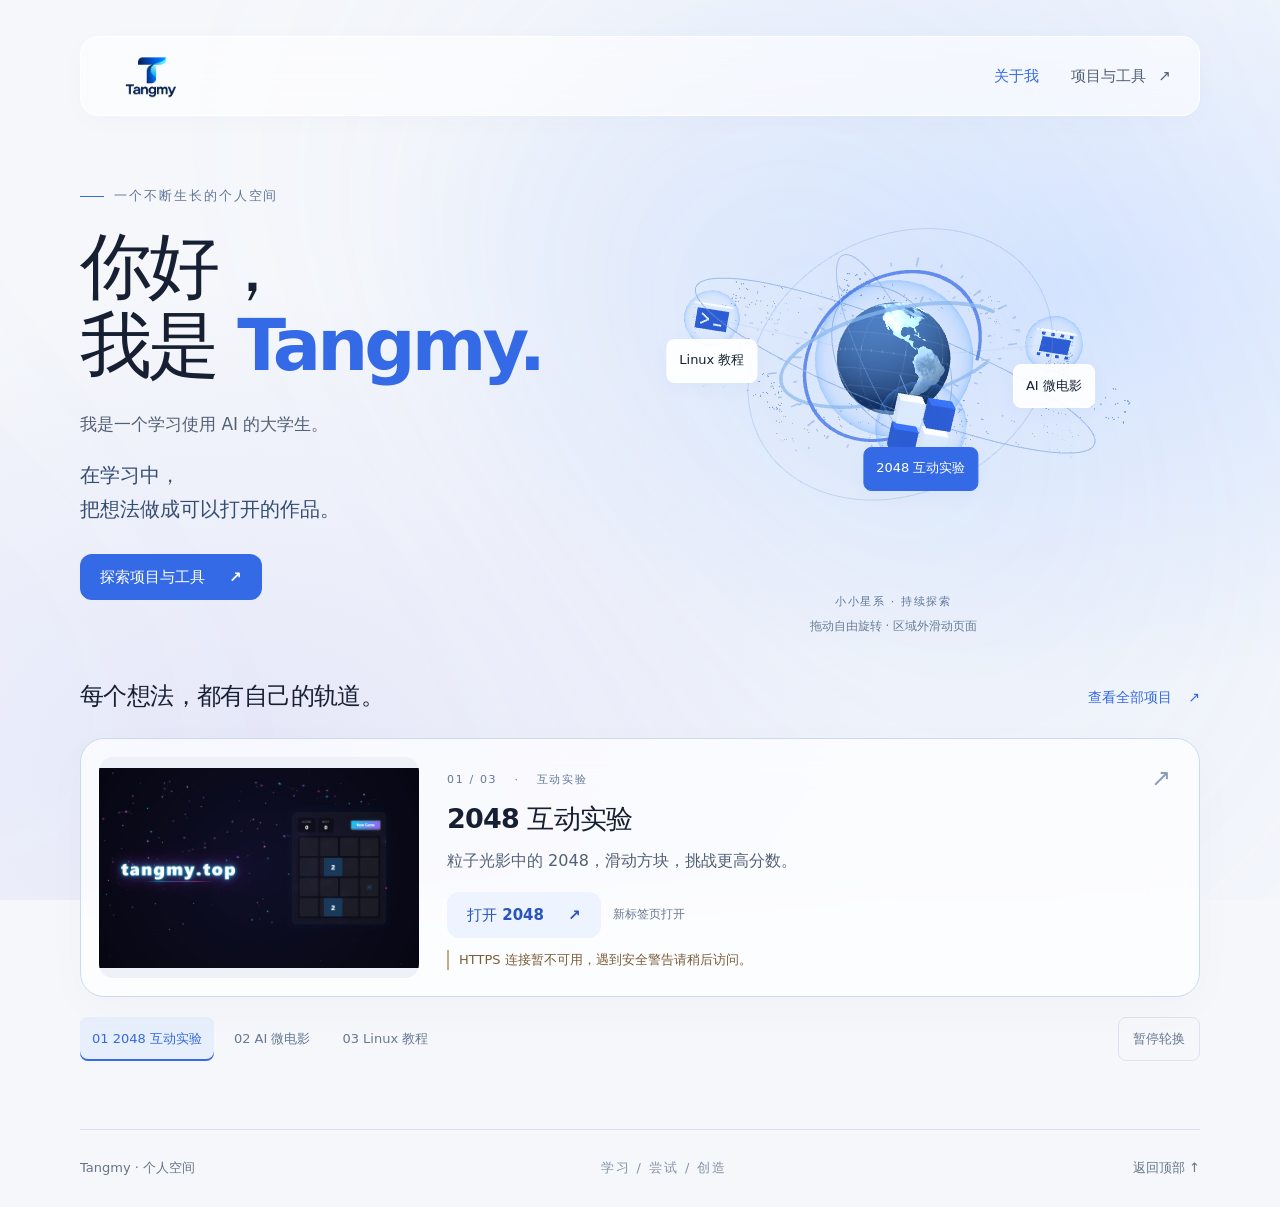
<file: index.html>
<!doctype html>
<html lang="zh-CN">
<head>
<meta charset="utf-8">
<meta name="viewport" content="width=device-width, initial-scale=1">
<meta name="description" content="我是 Tangmy，一个学习使用 AI 的大学生。在学习中，把想法做成可以打开的作品。">
<meta name="theme-color" content="#F5F7FB">
<title>Tangmy｜个人空间</title>
<link rel="canonical" href="https://tangmy.top/">
<link rel="stylesheet" href="/styles.css">
<link rel="icon" href="/assets/tangmy-logo.png" type="image/png">
<script type="module" src="/scripts/home.js"></script>
</head>
<body class="home" id="top">
<a class="skip-link" href="#about">跳至主要内容</a>
<div class="background" aria-hidden="true"></div>
<canvas id="universe" aria-hidden="true"></canvas>
<header class="site-header wrap">
<nav aria-label="主导航">
<a class="wordmark" href="/" aria-label="Tangmy，首页"><img src="/assets/tangmy-logo.png" width="1448" height="1086" alt="Tangmy"></a>
<div class="nav-links"><a href="#about" aria-current="page">关于我</a><a href="/projects/">项目与工具 <span aria-hidden="true">↗</span></a></div>
</nav>
</header>
<main class="wrap">
<section class="hero" id="about" aria-labelledby="intro-title">
<div class="hero-copy">
<p class="eyebrow"><span class="tiny-line"></span> 一个不断生长的个人空间</p>
<h1 id="intro-title">你好，<br>我是 <span>Tangmy.</span></h1>
<p class="intro-copy">我是一个学习使用 AI 的大学生。</p>
<p class="slogan">在学习中，<br>把想法做成可以打开的作品。</p>
<a class="button primary" href="/projects/">探索项目与工具 <span aria-hidden="true">↗</span></a>
</div>
<div class="orbit-zone" id="orbit-zone" role="group" aria-label="项目星图，可使用左右方向键切换">
<div class="orbit-fallback" aria-hidden="true"><div class="fallback-core"></div><i></i><i></i></div>
<div class="node-labels" id="node-labels"></div>
<div class="orbit-caption"><span class="eyebrow">小小星系 · 持续探索</span><span class="orbit-hint">拖动星图，发现项目</span></div>
</div>
</section>
<section class="selected-section" aria-labelledby="selected-heading">
<div class="section-top"><h2 id="selected-heading">每个想法，都有自己的轨道。</h2><a class="text-link" href="/projects/">查看全部项目 <span aria-hidden="true">↗</span></a></div>
<div class="selected-card" id="selected-card"><div class="selected-copy"><h3>项目与工具</h3><p class="description">选择一个项目，开始探索。</p><p><a href="https://2048.tangmy.top/" target="_blank" rel="noopener noreferrer">2048 互动实验 ↗</a> · <a href="https://book.tangmy.top/" target="_blank" rel="noopener noreferrer">AI 微电影教材 ↗</a> · <a href="https://linux.tangmy.top/" target="_blank" rel="noopener noreferrer">Linux 联合教程 ↗</a></p><span class="new-tab">项目链接在新标签页打开</span></div></div>
<div class="switcher" id="home-controls" hidden>
<div class="project-tabs" id="project-tabs" role="group" aria-label="选择项目"></div>
<button class="pause-button" id="home-pause" type="button" aria-pressed="false">暂停轮换</button>
</div>
<noscript><p>浏览项目与工具：</p><ul class="no-script-links"><li><a href="https://2048.tangmy.top/" target="_blank" rel="noopener noreferrer">2048 互动实验（新标签页打开）</a></li><li><a href="https://book.tangmy.top/" target="_blank" rel="noopener noreferrer">AI 微电影教材（新标签页打开）</a></li><li><a href="https://linux.tangmy.top/" target="_blank" rel="noopener noreferrer">Linux 联合教程（新标签页打开）</a></li></ul></noscript>
</section>
</main>
<footer class="wrap"><span>Tangmy · 个人空间</span><span class="footer-note">学习 / 尝试 / 创造</span><a href="#top">返回顶部 ↑</a></footer>
</body>
</html>
</file>
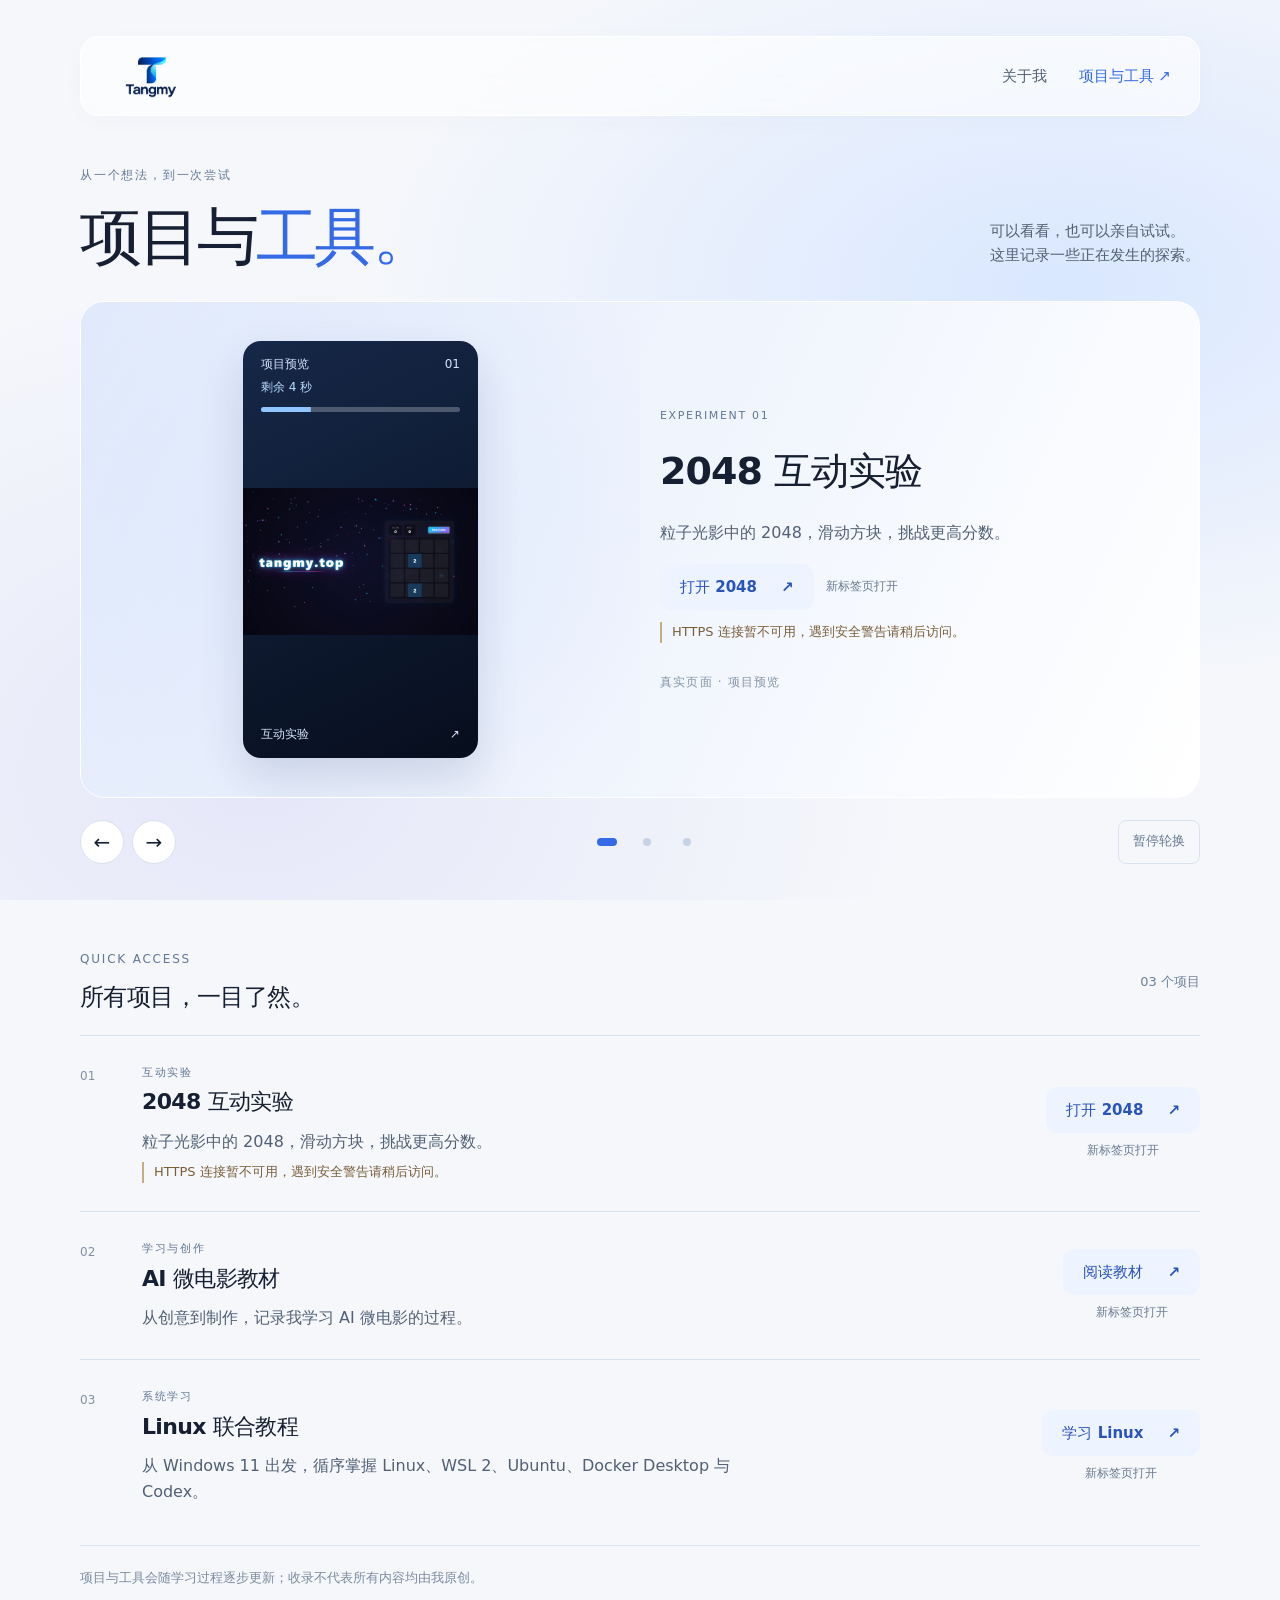
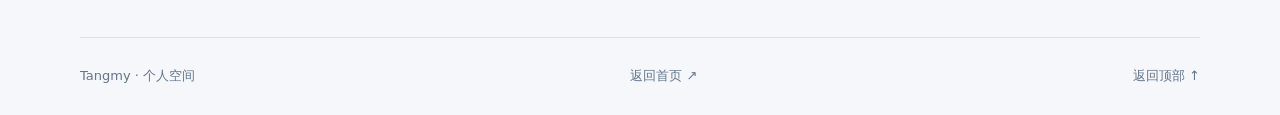
<file: projects/index.html>
<!doctype html>
<html lang="zh-CN">
<head>
<meta charset="utf-8"><meta name="viewport" content="width=device-width, initial-scale=1">
<meta name="description" content="浏览 Tangmy 的项目与工具：2048 互动实验、AI 微电影教材和 Linux 联合教程。">
<meta name="theme-color" content="#F5F7FB"><title>项目与工具｜Tangmy</title>
<link rel="icon" href="/assets/tangmy-logo.png" type="image/png">
<link rel="stylesheet" href="/styles.css"><script type="module" src="/scripts/gallery.js"></script>
</head>
<body class="projects-page" id="top">
<a class="skip-link" href="#projects-heading">跳至主要内容</a>
<div class="background" aria-hidden="true"></div>
<header class="site-header wrap"><nav aria-label="主导航">
<a class="wordmark" href="/" aria-label="Tangmy，首页"><img src="/assets/tangmy-logo.png" width="1448" height="1086" alt="Tangmy"></a>
<div class="nav-links"><a href="/#about">关于我</a><a href="/projects/" aria-current="page">项目与工具 ↗</a></div>
</nav></header>
<main>
<section class="gallery-section wrap" aria-labelledby="projects-heading">
<div class="gallery-heading"><div><p class="eyebrow">从一个想法，到一次尝试</p><h1 id="projects-heading">项目与<span>工具。</span></h1></div><p>可以看看，也可以亲自试试。<br>这里记录一些正在发生的探索。</p></div>
<div class="gallery" id="gallery" role="region" aria-roledescription="轮播" aria-label="项目预览展廊" tabindex="0"></div>
<div class="gallery-controls" id="gallery-controls" hidden><div class="arrow-controls"><button type="button" id="prev" aria-label="上一个项目">←</button><button type="button" id="next" aria-label="下一个项目">→</button></div><div id="gallery-dots" class="gallery-dots" role="group" aria-label="选择预览项目"></div><button class="pause-button" id="gallery-pause" aria-pressed="false" type="button">暂停轮换</button></div>
<noscript><p>直接访问：<a href="https://2048.tangmy.top/">2048 互动实验</a> · <a href="https://book.tangmy.top/">AI 微电影教材</a> · <a href="https://linux.tangmy.top/">Linux 联合教程</a></p></noscript>
</section>
<section class="directory wrap" aria-labelledby="directory-heading"><div class="section-top"><div><p class="eyebrow">QUICK ACCESS</p><h2 id="directory-heading">所有项目，一目了然。</h2></div><span class="directory-count" id="directory-count"></span></div><div id="project-directory"><ul class="no-script-links"><li><a href="https://2048.tangmy.top/" target="_blank" rel="noopener noreferrer">2048 互动实验（新标签页打开）</a></li><li><a href="https://book.tangmy.top/" target="_blank" rel="noopener noreferrer">AI 微电影教材（新标签页打开）</a></li><li><a href="https://linux.tangmy.top/" target="_blank" rel="noopener noreferrer">Linux 联合教程（新标签页打开）</a></li></ul></div><p class="directory-note">项目与工具会随学习过程逐步更新；收录不代表所有内容均由我原创。</p></section>
</main>
<footer class="wrap"><span>Tangmy · 个人空间</span><a href="/">返回首页 ↗</a><a href="#top">返回顶部 ↑</a></footer>
</body></html>
</file>
<file: styles.css>
:root{color-scheme:light;--surface:#f5f7fb;--ink:#172033;--body:#526075;--blue:#356ae6;--line:#d8e1ef;--glass:rgba(255,255,255,.72);--radius:24px;--button-radius:12px;--space:24px;--slow:800ms;font-family:system-ui,-apple-system,"Segoe UI","PingFang SC","Microsoft YaHei",sans-serif;color:var(--ink);background:var(--surface);font-synthesis:none}
*{box-sizing:border-box}html{scroll-behavior:smooth;scroll-padding-top:110px}body{margin:0;line-height:1.6;font-size:16px}button,a{-webkit-tap-highlight-color:transparent}button{font:inherit;color:inherit;cursor:pointer}a{color:inherit;text-decoration:none}button:disabled{cursor:default}button,a{touch-action:manipulation}a:focus-visible,button:focus-visible,[tabindex]:focus-visible{outline:3px solid var(--blue);outline-offset:5px}img{display:block;max-width:100%}[hidden]{display:none!important}.wrap{max-width:1120px;width:calc(100% - 80px);margin-inline:auto}.sr-only{position:absolute;width:1px;height:1px;overflow:hidden;clip-path:inset(50%)}.skip-link{position:fixed;top:-100px;left:20px;z-index:100;padding:12px;background:white}.skip-link:focus{top:10px}
.background{position:fixed;inset:0;z-index:-2;pointer-events:none;background:radial-gradient(ellipse at 83% 32%,#d9e7ff 0,transparent 46%),radial-gradient(ellipse at 20% 86%,#e5e7f9 0,transparent 45%),#f5f7fb}#universe{position:fixed;inset:0;width:100%;height:100%;z-index:-1;pointer-events:none}.site-header{position:sticky;top:18px;z-index:20;padding-top:18px}.site-header nav{display:flex;align-items:center;justify-content:space-between;gap:20px;padding:12px 28px;border:1px solid #fff;border-radius:18px;background:#fffffff2;transition:background .4s,backdrop-filter .4s;box-shadow:0 6px 28px #203d6805}.wordmark{flex-shrink:0}.wordmark img{width:84px;height:54px;object-fit:contain}.nav-links{display:flex;align-items:center;gap:32px;font-size:15px}.nav-links a{padding:10px 0;color:var(--body)}.nav-links a:hover,.nav-links [aria-current]{color:var(--blue)}.nav-links span{margin-left:8px}
.hero{display:grid;grid-template-columns:.95fr 1.15fr;align-items:center;min-height:570px;padding:48px 0 28px;gap:0}.hero-copy{position:relative;z-index:2;pointer-events:none}.hero-copy a{pointer-events:auto}.eyebrow{font-size:12px;font-weight:500;letter-spacing:.15em;color:#627798;margin:0 0 20px}.hero .eyebrow{display:flex;align-items:center;gap:10px;font-size:13px}.tiny-line{height:1px;width:24px;background:var(--blue)}h1,h2,h3,p{overflow-wrap:anywhere}h1{font-size:clamp(48px,5.6vw,76px);line-height:1.1;font-weight:650;letter-spacing:-.055em;margin:0 0 26px}h1 span{color:var(--blue)}.hero h1{animation:arrive 1s both}.intro-copy{color:var(--body);font-size:17px;margin:0 0 20px}.slogan{font-size:20px;line-height:1.7;color:#344d72;margin:0 0 28px}.button{display:inline-flex;align-items:center;justify-content:center;gap:24px;min-height:46px;padding:10px 20px;border:0;border-radius:var(--button-radius);font-size:15px;font-weight:550;transition:background .2s}.primary{background:var(--blue);color:white}.primary:hover{background:#2854bc}.project-link{background:#edf3ff;color:#2854bc}.project-link:hover{background:#dce8ff}.text-link{font-size:14px;color:var(--blue);padding:10px 0}.text-link span{margin-left:12px}
.orbit-zone{position:relative;height:490px;min-width:0;touch-action:pan-y;cursor:grab}.orbit-zone:active{cursor:grabbing}.orbit-caption{position:absolute;bottom:2px;left:0;right:0;display:flex;flex-direction:column;align-items:center;gap:6px;pointer-events:none}.orbit-caption .eyebrow{font-size:11px;margin:0}.orbit-hint{font-size:12px;color:#697d99}.node-labels{position:absolute;inset:0}.node-label{position:absolute;max-width:160px;border:1px solid #fff;background:#ffffffeb;box-shadow:0 4px 20px #2854bc09;border-radius:8px;padding:8px 12px;font-size:13px;min-height:44px;transition:background .25s,color .25s;transform:translate(-50%,-50%);white-space:nowrap}.node-label[aria-pressed="true"]{background:#356ae6;color:white;border-color:#356ae6}.node-label:nth-child(1){left:50%;top:72%}.node-label:nth-child(2){left:24%;top:26%}.node-label:nth-child(3){left:77%;top:32%}.orbit-fallback{position:absolute;width:76%;aspect-ratio:1;left:12%;top:6%;border:1px solid #b4c9eb;border-radius:50%;transform:rotate(-20deg) scaleY(.72);pointer-events:none}.orbit-fallback i{position:absolute;inset:10%;border:1px solid #c3d4ef;border-radius:50%;transform:rotate(50deg) scaleX(.65)}.orbit-fallback i+i{transform:rotate(-55deg) scaleX(.65)}.fallback-core{position:absolute;inset:35%;background:radial-gradient(circle at 32% 26%,#fff,#76a9ef 55%,#376ac6);border-radius:50%;box-shadow:0 0 60px #8bb5f388}.has-webgl .orbit-fallback{visibility:hidden}
.section-top{display:flex;justify-content:space-between;align-items:center;gap:20px;margin:0 0 20px}h2{font-size:24px;line-height:1.4;font-weight:550;letter-spacing:-.025em;margin:0}h3{font-size:27px;line-height:1.3;font-weight:600;letter-spacing:-.03em;margin:0 0 12px}.selected-section{position:relative;padding-top:8px}.selected-card{display:grid;grid-template-columns:320px 1fr;gap:28px;position:relative;border:1px solid #cbdaf0;border-radius:var(--radius);background:#fffffff2;padding:18px;min-height:235px;box-shadow:0 12px 48px #183a5f06}.selected-image{border-radius:14px;overflow:hidden;background:#eef1f7;align-self:stretch;display:flex;align-items:center}.selected-image img{width:100%;height:auto;object-fit:contain}.selected-copy{padding:14px 50px 8px 0}.selected-copy .eyebrow{margin-bottom:12px;font-size:11px}.selected-copy .eyebrow span{margin:0 12px}.description{font-size:16px;color:var(--body);margin:0 0 18px}.link-row{display:flex;align-items:center;flex-wrap:wrap;gap:12px}.new-tab{font-size:12px;color:#697b92}.status{font-size:13px;color:#795e39;border-left:2px solid #c6ac7e;padding-left:10px;margin:12px 0 0;line-height:1.6}.card-corner{position:absolute;right:28px;top:20px;color:#8b9cba;font-size:24px}.switcher{display:flex;justify-content:space-between;align-items:center;gap:16px;padding:20px 0}.project-tabs{display:flex;gap:8px;flex-wrap:wrap}.project-tab,.pause-button{border:0;background:transparent;font-size:13px;padding:10px 12px;min-height:44px;color:#667892}.project-tab[aria-pressed="true"]{color:var(--blue);background:#e8effc;border-radius:8px;box-shadow:inset 0 -2px var(--blue)}.pause-button{flex-shrink:0;border:1px solid #dbe3ef;border-radius:8px;padding-inline:14px}.pause-button:hover{background:#fff}.pause-button:disabled{opacity:.6}footer{position:relative;border-top:1px solid var(--line);display:flex;justify-content:space-between;gap:20px;padding:28px 0;margin-top:48px!important;color:#65758a;font-size:13px}.footer-note{letter-spacing:.15em;color:#8492a6}
.gallery-heading{display:flex;align-items:flex-end;justify-content:space-between;gap:30px;padding:68px 0 30px}.gallery-heading h1{font-size:clamp(40px,5vw,62px);margin:0}.gallery-heading>p{color:var(--body);font-size:15px;margin:0 0 4px}.gallery-heading .eyebrow{margin-bottom:18px}.gallery{position:relative;display:flex;gap:24px;overflow-x:auto;scroll-snap-type:x mandatory;scrollbar-width:none;border-radius:var(--radius);overscroll-behavior-x:contain}.gallery::-webkit-scrollbar{display:none}.gallery-slide{position:relative;flex:0 0 100%;scroll-snap-align:start;display:grid;grid-template-columns:1fr 1fr;min-height:480px;overflow:hidden;background:linear-gradient(115deg,#e1eafb,#fff);border:1px solid white;border-radius:var(--radius)}.gallery-visual{display:flex;align-items:center;justify-content:center;padding:30px;min-width:0;background:radial-gradient(ellipse at center,#d2e1fc66,transparent)}.media-frame{width:100%;max-width:520px;position:relative;border-radius:18px;overflow:hidden;background:#fff;box-shadow:0 16px 40px #28497a12}.media-frame img{width:100%;height:auto;object-fit:contain}.media-top,.media-bottom{display:flex;justify-content:space-between;font-size:12px;padding:14px 18px;color:#526784}.stay-progress{height:2px;background:#edf1f8;margin:0 18px}.stay-progress span{display:block;height:100%;background:#6294ed;transform:scaleX(var(--progress,0));transform-origin:left}.portrait .media-frame{aspect-ratio:9/16;max-width:235px;background:linear-gradient(155deg,#162848,#070e1d);display:flex;flex-direction:column;justify-content:space-between;box-shadow:0 20px 44px #1b305c24}.portrait .media-top,.portrait .media-bottom{color:#d5e4fc}.portrait .stay-progress{position:absolute;top:42px;left:0;right:0;background:#ffffff22}.portrait .media-frame img{margin:auto 0}.gallery-copy{align-self:center;padding:44px 50px 44px 20px}.gallery-copy h2{font-size:38px;margin:0 0 22px}.gallery-copy .eyebrow{font-size:11px}.preview-caption{font-size:12px;color:#8594a8;letter-spacing:.1em;margin:30px 0 0}.gallery-controls{display:flex;align-items:center;justify-content:space-between;gap:14px;padding:22px 0}.arrow-controls{display:flex;gap:8px}.arrow-controls button{border:1px solid var(--line);border-radius:50%;width:44px;height:44px;background:#fff;font-size:20px}.gallery-dots{display:flex;gap:4px}.gallery-dots button{width:36px;height:44px;border:0;background:transparent;position:relative}.gallery-dots button:after{content:"";position:absolute;left:14px;top:18px;width:8px;height:8px;border-radius:50%;background:#c6d2e5}.gallery-dots button[aria-pressed="true"]:after{background:var(--blue);width:20px;left:8px;border-radius:4px}.directory{padding-top:64px}.directory .eyebrow{margin-bottom:12px}.directory-count{font-size:13px;color:#6e819c}.directory-row{display:grid;grid-template-columns:42px 1fr auto;gap:20px;border-top:1px solid var(--line);padding:28px 0;align-items:center}.row-number{font-size:12px;color:#8392a8;align-self:start;padding-top:3px}.directory-row h3{font-size:22px}.directory-row .eyebrow{font-size:11px;margin-bottom:7px}.directory-row .description{margin:0;max-width:600px;font-size:16px}.directory-row .status{margin-top:8px}.directory-action{display:flex;flex-direction:column;gap:8px;align-items:center}.directory-note{font-size:13px;color:#7a8ba0;border-top:1px solid var(--line);padding-top:22px}.no-script-links{line-height:2}
@supports(backdrop-filter:blur(1px)){.site-header nav{background:#ffffff99;backdrop-filter:blur(16px)}.site-header.scrolled nav{background:#ffffffdf;backdrop-filter:blur(24px)}.selected-card{background:#ffffffb8;backdrop-filter:blur(20px)}}
.stay-progress{height:5px;background:#d6e2f5;border-radius:3px;overflow:hidden}.stay-progress span{background:#356ae6;transition:transform .1s linear}.portrait .stay-progress{background:#ffffff40}.portrait .stay-progress span{background:#91c5ff}
.media-top{flex-wrap:wrap;gap:4px 12px}.preview-countdown{flex-basis:100%;font-variant-numeric:tabular-nums;font-size:12px;color:#2854bc}.portrait .preview-countdown{color:#b9dbff}.portrait .stay-progress{top:66px}
.has-webgl .orbit-zone,.has-webgl .orbit-zone button{touch-action:pinch-zoom;user-select:none}
.panel-transition>.selected-image,.panel-transition>.selected-copy{animation:panel-enter 360ms cubic-bezier(.2,.7,.2,1) both}
@keyframes panel-enter{from{opacity:0;transform:translateX(var(--panel-offset,12px))}to{opacity:1;transform:translateX(0)}}
@keyframes arrive{from{opacity:0;transform:translateY(12px)}to{opacity:1;transform:none}}
@media(min-width:768px) and (max-width:1000px){.hero{grid-template-columns:1fr 1fr;min-height:560px}.orbit-zone{height:400px}.hero h1{font-size:62px}.selected-card{grid-template-columns:240px 1fr;gap:24px}.selected-copy{padding-right:12px}.gallery-copy{padding:30px 26px 30px 0}.gallery-copy h2{font-size:30px}.gallery-visual{padding:24px}}
@media(max-width:767px){.wrap{width:calc(100% - 40px)}.site-header{top:8px;padding-top:12px}.site-header nav{padding:8px 14px;gap:8px}.wordmark img{width:70px;height:50px}.nav-links{gap:18px;font-size:14px}.nav-links span{margin-left:0}.hero{display:flex;flex-direction:column;align-items:stretch;padding:40px 0 12px;min-height:0}.hero h1{font-size:48px}.hero .eyebrow{font-size:11px;letter-spacing:.08em}.slogan{font-size:18px}.intro-copy{font-size:16px}.orbit-zone{height:360px;margin-top:8px}.orbit-caption .eyebrow{font-size:10px}.node-label{font-size:12px;padding:8px 10px}.section-top{align-items:flex-start;gap:12px;flex-wrap:wrap}h2{font-size:22px}.selected-card{grid-template-columns:1fr;gap:0;padding:12px}.selected-image{max-height:220px}.selected-image img{max-height:220px}.selected-copy{padding:22px 10px 12px}.selected-copy h3{font-size:26px}.card-corner{display:none}.switcher{flex-wrap:wrap;justify-content:center}.project-tabs{justify-content:center;gap:0}.project-tab{padding:10px 8px;font-size:12px}.footer-note{display:none}footer{margin-top:32px!important;font-size:12px;flex-wrap:wrap}.gallery-heading{padding:48px 0 28px;display:block}.gallery-heading h1{font-size:44px}.gallery-heading>p{margin-top:20px;font-size:14px}.gallery-slide{grid-template-columns:1fr;align-content:start;min-height:0}.gallery-visual{padding:20px 18px 8px;min-height:0}.portrait .media-frame{max-width:180px}.landscape .media-frame{max-width:400px}.gallery-copy{padding:20px 24px 24px}.gallery-copy h2{font-size:29px;margin-bottom:15px}.gallery-copy .description{font-size:16px}.preview-caption{margin-top:20px}.gallery-controls{gap:4px}.gallery-controls .pause-button{padding-inline:9px;font-size:12px}.arrow-controls{gap:4px}.directory{padding-top:24px}.directory-row{grid-template-columns:24px 1fr;gap:10px}.directory-action{grid-column:2;flex-direction:row;flex-wrap:wrap;justify-content:flex-start;margin-top:4px}.directory-row h3{font-size:23px}.directory-row .description{font-size:16px}.directory-note{font-size:13px}}
@media(max-width:350px){.nav-links{gap:10px;font-size:12px}.hero h1{font-size:42px}.wrap{width:calc(100% - 28px)}.gallery-dots button{width:28px}.gallery-dots button:after{left:10px}.gallery-dots button[aria-pressed="true"]:after{left:4px}.project-tab{font-size:11px;padding-inline:5px}}
@media(prefers-reduced-motion:reduce){html{scroll-behavior:auto}*,*:before,*:after{animation:none!important;transition:none!important}.stay-progress{visibility:hidden}}
</file>
